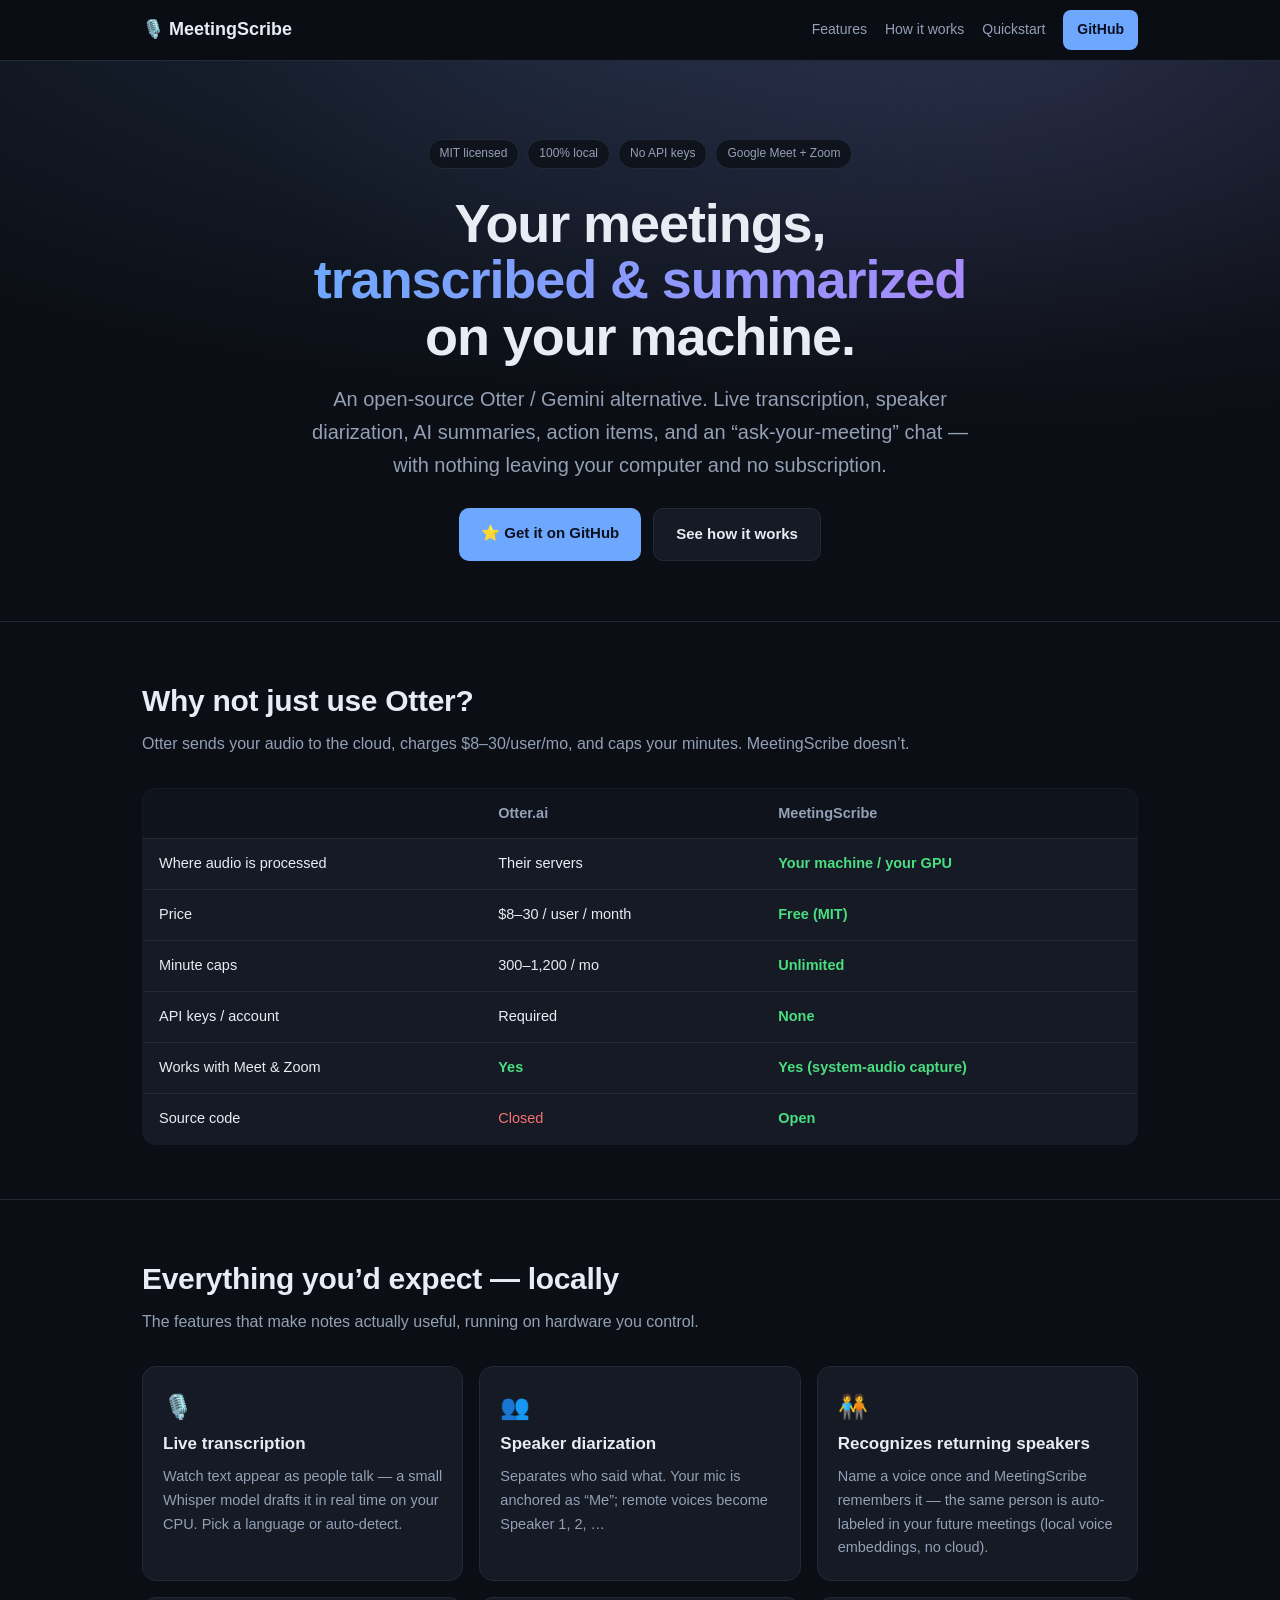
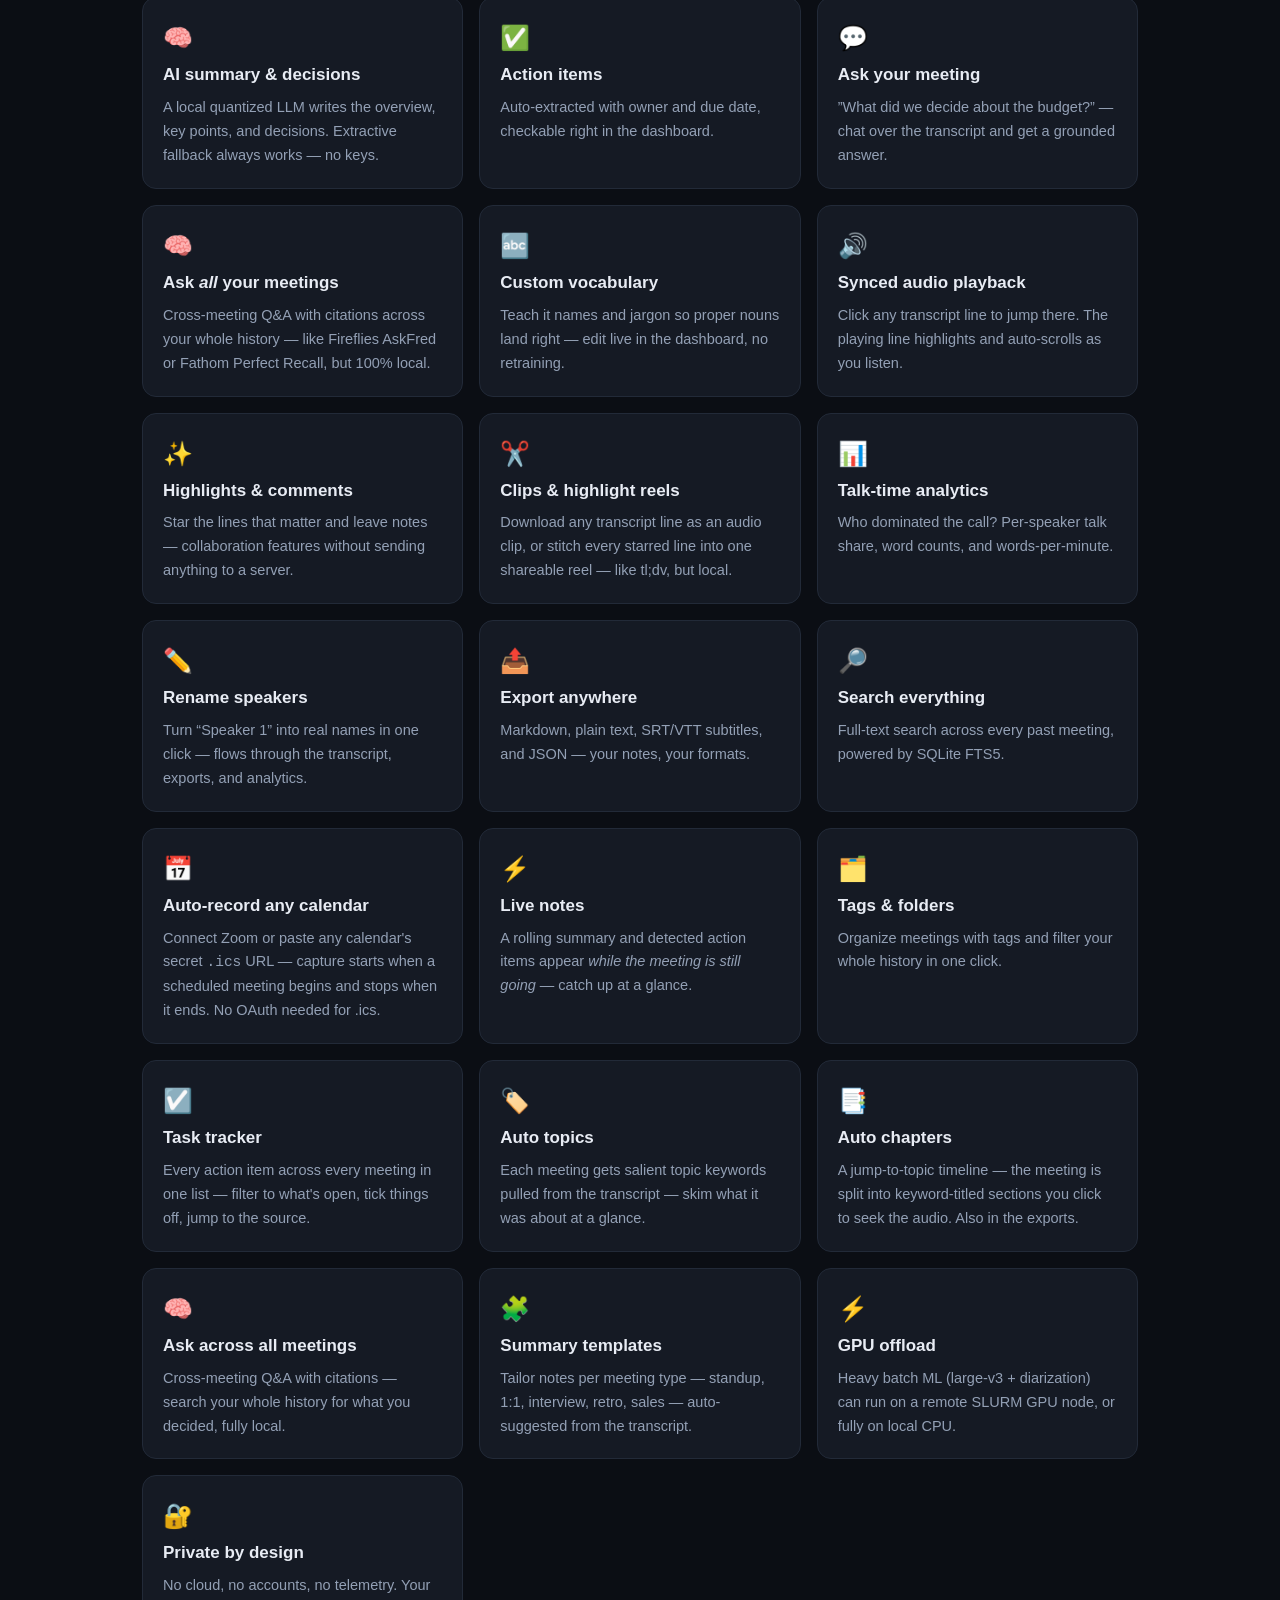
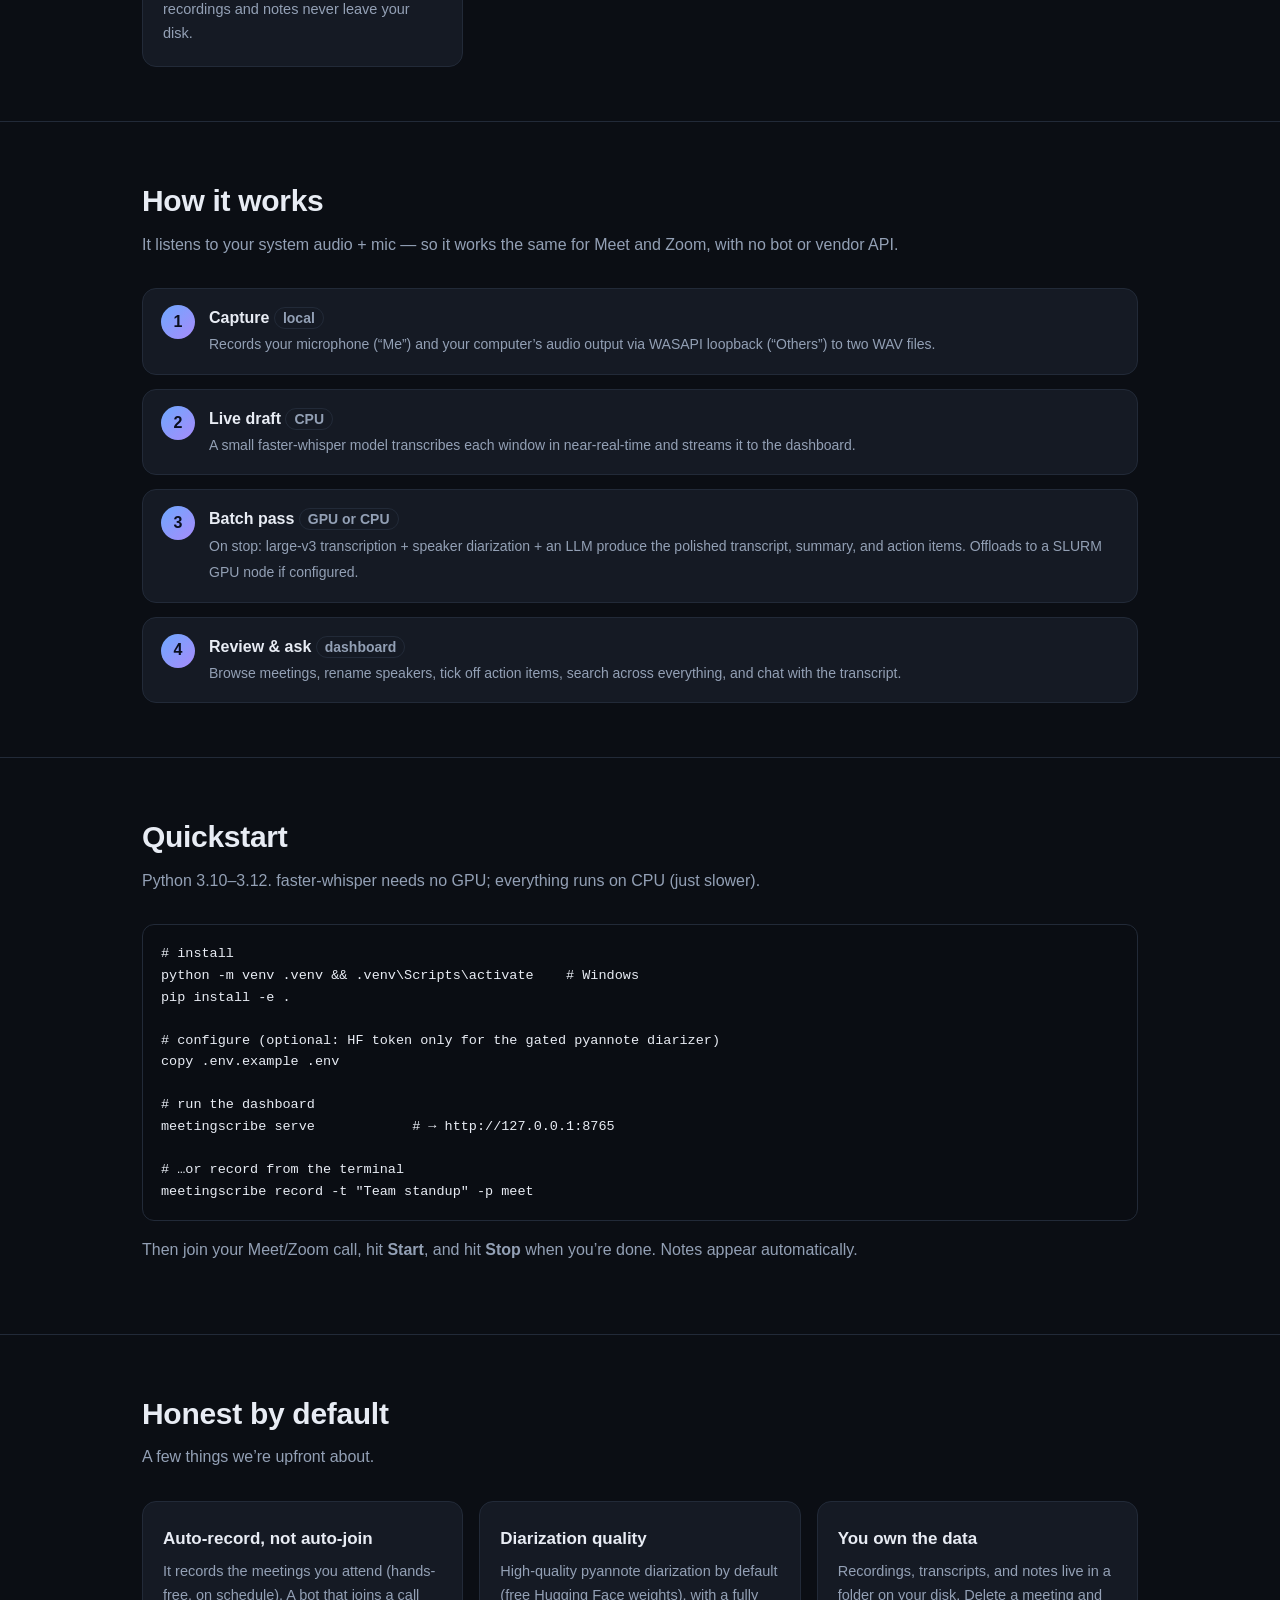
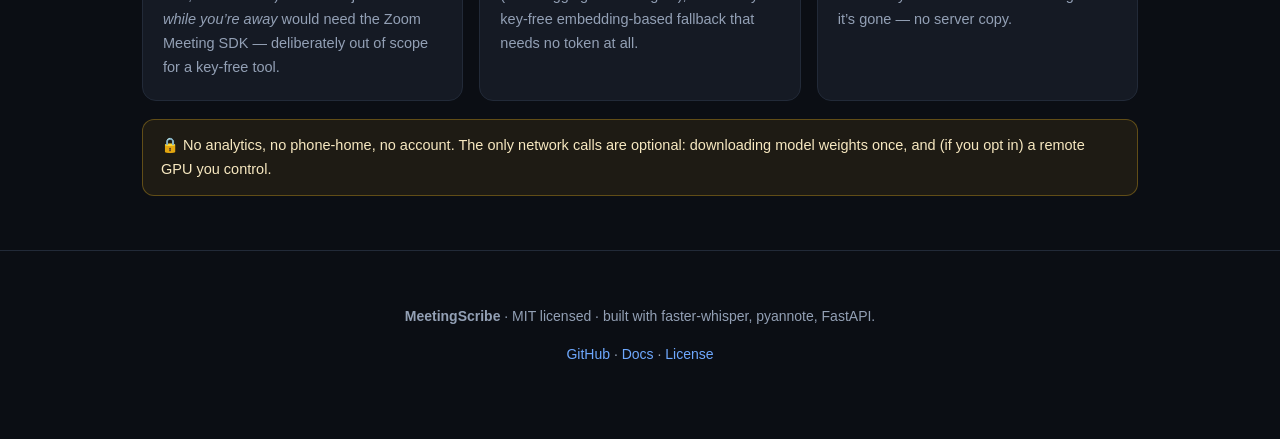
<file: docs/index.html>
<!DOCTYPE html>
<html lang="en">
<head>
<meta charset="utf-8" />
<meta name="viewport" content="width=device-width, initial-scale=1" />
<title>MeetingScribe — local, key-free meeting notes for Meet & Zoom</title>
<meta name="description" content="Open-source, MIT-licensed Otter/Gemini alternative. Live transcription, speaker diarization, AI summaries, action items, and 'ask your meeting' chat — 100% local, no API keys." />
<meta property="og:title" content="MeetingScribe" />
<meta property="og:description" content="The local, key-free, MIT meeting-notes agent for Google Meet & Zoom." />
<meta property="og:type" content="website" />
<link rel="icon" href="data:image/svg+xml,<svg xmlns='http://www.w3.org/2000/svg' viewBox='0 0 100 100'><text y='.9em' font-size='90'>🎙️</text></svg>" />
<style>
  :root{
    --bg:#0b0e14; --bg2:#0f131c; --card:#151a24; --line:#222a38; --fg:#e8ecf4;
    --muted:#93a0b5; --accent:#6ea8fe; --accent2:#a78bfa; --ok:#4ade80; --warn:#fbbf24;
  }
  *{box-sizing:border-box}
  html{scroll-behavior:smooth}
  body{margin:0;background:var(--bg);color:var(--fg);
    font:16px/1.65 -apple-system,BlinkMacSystemFont,"Segoe UI",Roboto,Helvetica,Arial,sans-serif}
  a{color:var(--accent);text-decoration:none}
  a:hover{text-decoration:underline}
  .wrap{max-width:1040px;margin:0 auto;padding:0 22px}
  header{position:sticky;top:0;z-index:10;backdrop-filter:blur(10px);
    background:rgba(11,14,20,.7);border-bottom:1px solid var(--line)}
  nav{display:flex;align-items:center;gap:18px;height:60px}
  nav .brand{font-weight:700;font-size:18px;margin-right:auto}
  nav a{color:var(--muted);font-size:14px}
  nav a.btn{color:#0b1020;background:var(--accent);padding:8px 14px;border-radius:8px;font-weight:600}
  nav a.btn:hover{text-decoration:none;opacity:.9}
  .hero{padding:78px 0 60px;text-align:center;
    background:radial-gradient(1100px 460px at 50% -120px,rgba(110,168,254,.18),transparent),
               radial-gradient(800px 380px at 80% 0,rgba(167,139,250,.12),transparent)}
  .hero h1{font-size:54px;line-height:1.05;margin:.1em 0;letter-spacing:-.02em}
  .hero .grad{background:linear-gradient(90deg,var(--accent),var(--accent2));
    -webkit-background-clip:text;background-clip:text;color:transparent}
  .hero p.lead{font-size:20px;color:var(--muted);max-width:680px;margin:18px auto 26px}
  .badges{display:flex;gap:8px;justify-content:center;flex-wrap:wrap;margin-bottom:26px}
  .badge{font-size:12px;color:var(--muted);border:1px solid var(--line);
    padding:4px 11px;border-radius:999px;background:var(--bg2)}
  .cta{display:flex;gap:12px;justify-content:center;flex-wrap:wrap}
  .button{display:inline-block;padding:13px 22px;border-radius:10px;font-weight:600;font-size:15px}
  .button.primary{background:var(--accent);color:#0b1020}
  .button.ghost{border:1px solid var(--line);color:var(--fg);background:var(--card)}
  .button:hover{text-decoration:none;transform:translateY(-1px)}
  section{padding:54px 0;border-top:1px solid var(--line)}
  h2{font-size:30px;letter-spacing:-.01em;margin:0 0 6px}
  .sub{color:var(--muted);margin:0 0 30px}
  .grid{display:grid;grid-template-columns:repeat(auto-fit,minmax(280px,1fr));gap:16px}
  .card{background:var(--card);border:1px solid var(--line);border-radius:14px;padding:20px}
  .card h3{margin:.2em 0 .4em;font-size:17px}
  .card p{color:var(--muted);margin:0;font-size:14.5px}
  .emoji{font-size:24px}
  table{width:100%;border-collapse:collapse;background:var(--card);
    border:1px solid var(--line);border-radius:14px;overflow:hidden;font-size:14.5px}
  th,td{padding:13px 16px;text-align:left;border-bottom:1px solid var(--line)}
  th{background:var(--bg2);color:var(--muted);font-weight:600}
  tr:last-child td{border-bottom:0}
  .yes{color:var(--ok);font-weight:600}.no{color:#f87171}
  pre{background:#0a0d13;border:1px solid var(--line);border-radius:12px;padding:18px;
    overflow:auto;font-size:13.5px;line-height:1.6}
  code{font-family:"SF Mono",ui-monospace,Menlo,Consolas,monospace}
  .flow{display:grid;grid-template-columns:1fr;gap:14px}
  .stage{display:flex;gap:14px;align-items:flex-start;background:var(--card);
    border:1px solid var(--line);border-radius:14px;padding:16px 18px}
  .stage .n{flex:0 0 34px;height:34px;border-radius:50%;display:grid;place-items:center;
    background:linear-gradient(135deg,var(--accent),var(--accent2));color:#0b1020;font-weight:700}
  .stage b{display:block}.stage span{color:var(--muted);font-size:14px}
  .pill{font-size:11px;padding:2px 8px;border-radius:999px;border:1px solid var(--line);color:var(--muted)}
  .note{background:rgba(251,191,36,.08);border:1px solid rgba(251,191,36,.3);
    border-radius:12px;padding:14px 18px;color:#f7e8c0;font-size:14.5px}
  footer{padding:40px 0 60px;color:var(--muted);font-size:14px;text-align:center;border-top:1px solid var(--line)}
  @media(max-width:640px){.hero h1{font-size:38px}}
</style>
</head>
<body>
<header><div class="wrap"><nav>
  <span class="brand">🎙️ MeetingScribe</span>
  <a href="#features">Features</a>
  <a href="#how">How it works</a>
  <a href="#start">Quickstart</a>
  <a class="btn" href="https://github.com/elmoghany/meeting-scribe">GitHub</a>
</nav></div></header>

<div class="hero"><div class="wrap">
  <div class="badges">
    <span class="badge">MIT licensed</span>
    <span class="badge">100% local</span>
    <span class="badge">No API keys</span>
    <span class="badge">Google Meet + Zoom</span>
  </div>
  <h1>Your meetings,<br><span class="grad">transcribed & summarized</span><br>on your machine.</h1>
  <p class="lead">An open-source Otter / Gemini alternative. Live transcription, speaker
    diarization, AI summaries, action items, and an “ask-your-meeting” chat — with
    nothing leaving your computer and no subscription.</p>
  <div class="cta">
    <a class="button primary" href="https://github.com/elmoghany/meeting-scribe">⭐ Get it on GitHub</a>
    <a class="button ghost" href="#how">See how it works</a>
  </div>
</div></div>

<section id="why"><div class="wrap">
  <h2>Why not just use Otter?</h2>
  <p class="sub">Otter sends your audio to the cloud, charges $8–30/user/mo, and caps your minutes. MeetingScribe doesn’t.</p>
  <table>
    <tr><th></th><th>Otter.ai</th><th>MeetingScribe</th></tr>
    <tr><td>Where audio is processed</td><td>Their servers</td><td class="yes">Your machine / your GPU</td></tr>
    <tr><td>Price</td><td>$8–30 / user / month</td><td class="yes">Free (MIT)</td></tr>
    <tr><td>Minute caps</td><td>300–1,200 / mo</td><td class="yes">Unlimited</td></tr>
    <tr><td>API keys / account</td><td>Required</td><td class="yes">None</td></tr>
    <tr><td>Works with Meet & Zoom</td><td class="yes">Yes</td><td class="yes">Yes (system-audio capture)</td></tr>
    <tr><td>Source code</td><td class="no">Closed</td><td class="yes">Open</td></tr>
  </table>
</div></section>

<section id="features"><div class="wrap">
  <h2>Everything you’d expect — locally</h2>
  <p class="sub">The features that make notes actually useful, running on hardware you control.</p>
  <div class="grid">
    <div class="card"><div class="emoji">🎙️</div><h3>Live transcription</h3><p>Watch text appear as people talk — a small Whisper model drafts it in real time on your CPU. Pick a language or auto-detect.</p></div>
    <div class="card"><div class="emoji">👥</div><h3>Speaker diarization</h3><p>Separates who said what. Your mic is anchored as “Me”; remote voices become Speaker 1, 2, …</p></div>
    <div class="card"><div class="emoji">🧑‍🤝‍🧑</div><h3>Recognizes returning speakers</h3><p>Name a voice once and MeetingScribe remembers it — the same person is auto-labeled in your future meetings (local voice embeddings, no cloud).</p></div>
    <div class="card"><div class="emoji">🧠</div><h3>AI summary & decisions</h3><p>A local quantized LLM writes the overview, key points, and decisions. Extractive fallback always works — no keys.</p></div>
    <div class="card"><div class="emoji">✅</div><h3>Action items</h3><p>Auto-extracted with owner and due date, checkable right in the dashboard.</p></div>
    <div class="card"><div class="emoji">💬</div><h3>Ask your meeting</h3><p>”What did we decide about the budget?” — chat over the transcript and get a grounded answer.</p></div>
    <div class="card"><div class="emoji">🧠</div><h3>Ask <em>all</em> your meetings</h3><p>Cross-meeting Q&A with citations across your whole history — like Fireflies AskFred or Fathom Perfect Recall, but 100% local.</p></div>
    <div class="card"><div class="emoji">🔤</div><h3>Custom vocabulary</h3><p>Teach it names and jargon so proper nouns land right — edit live in the dashboard, no retraining.</p></div>
    <div class="card"><div class="emoji">🔊</div><h3>Synced audio playback</h3><p>Click any transcript line to jump there. The playing line highlights and auto-scrolls as you listen.</p></div>
    <div class="card"><div class="emoji">✨</div><h3>Highlights & comments</h3><p>Star the lines that matter and leave notes — collaboration features without sending anything to a server.</p></div>
    <div class="card"><div class="emoji">✂️</div><h3>Clips & highlight reels</h3><p>Download any transcript line as an audio clip, or stitch every starred line into one shareable reel — like tl;dv, but local.</p></div>
    <div class="card"><div class="emoji">📊</div><h3>Talk-time analytics</h3><p>Who dominated the call? Per-speaker talk share, word counts, and words-per-minute.</p></div>
    <div class="card"><div class="emoji">✏️</div><h3>Rename speakers</h3><p>Turn “Speaker 1” into real names in one click — flows through the transcript, exports, and analytics.</p></div>
    <div class="card"><div class="emoji">📤</div><h3>Export anywhere</h3><p>Markdown, plain text, SRT/VTT subtitles, and JSON — your notes, your formats.</p></div>
    <div class="card"><div class="emoji">🔎</div><h3>Search everything</h3><p>Full-text search across every past meeting, powered by SQLite FTS5.</p></div>
    <div class="card"><div class="emoji">📅</div><h3>Auto-record any calendar</h3><p>Connect Zoom or paste any calendar's secret <code>.ics</code> URL — capture starts when a scheduled meeting begins and stops when it ends. No OAuth needed for .ics.</p></div>
    <div class="card"><div class="emoji">⚡</div><h3>Live notes</h3><p>A rolling summary and detected action items appear <em>while the meeting is still going</em> — catch up at a glance.</p></div>
    <div class="card"><div class="emoji">🗂️</div><h3>Tags & folders</h3><p>Organize meetings with tags and filter your whole history in one click.</p></div>
    <div class="card"><div class="emoji">☑️</div><h3>Task tracker</h3><p>Every action item across every meeting in one list — filter to what's open, tick things off, jump to the source.</p></div>
    <div class="card"><div class="emoji">🏷️</div><h3>Auto topics</h3><p>Each meeting gets salient topic keywords pulled from the transcript — skim what it was about at a glance.</p></div>
    <div class="card"><div class="emoji">📑</div><h3>Auto chapters</h3><p>A jump-to-topic timeline — the meeting is split into keyword-titled sections you click to seek the audio. Also in the exports.</p></div>
    <div class="card"><div class="emoji">🧠</div><h3>Ask across all meetings</h3><p>Cross-meeting Q&amp;A with citations — search your whole history for what you decided, fully local.</p></div>
    <div class="card"><div class="emoji">🧩</div><h3>Summary templates</h3><p>Tailor notes per meeting type — standup, 1:1, interview, retro, sales — auto-suggested from the transcript.</p></div>
    <div class="card"><div class="emoji">⚡</div><h3>GPU offload</h3><p>Heavy batch ML (large-v3 + diarization) can run on a remote SLURM GPU node, or fully on local CPU.</p></div>
    <div class="card"><div class="emoji">🔐</div><h3>Private by design</h3><p>No cloud, no accounts, no telemetry. Your recordings and notes never leave your disk.</p></div>
  </div>
</div></section>

<section id="how"><div class="wrap">
  <h2>How it works</h2>
  <p class="sub">It listens to your system audio + mic — so it works the same for Meet and Zoom, with no bot or vendor API.</p>
  <div class="flow">
    <div class="stage"><div class="n">1</div><div><b>Capture <span class="pill">local</span></b><span>Records your microphone (“Me”) and your computer’s audio output via WASAPI loopback (“Others”) to two WAV files.</span></div></div>
    <div class="stage"><div class="n">2</div><div><b>Live draft <span class="pill">CPU</span></b><span>A small faster-whisper model transcribes each window in near-real-time and streams it to the dashboard.</span></div></div>
    <div class="stage"><div class="n">3</div><div><b>Batch pass <span class="pill">GPU or CPU</span></b><span>On stop: large-v3 transcription + speaker diarization + an LLM produce the polished transcript, summary, and action items. Offloads to a SLURM GPU node if configured.</span></div></div>
    <div class="stage"><div class="n">4</div><div><b>Review & ask <span class="pill">dashboard</span></b><span>Browse meetings, rename speakers, tick off action items, search across everything, and chat with the transcript.</span></div></div>
  </div>
</div></section>

<section id="start"><div class="wrap">
  <h2>Quickstart</h2>
  <p class="sub">Python 3.10–3.12. faster-whisper needs no GPU; everything runs on CPU (just slower).</p>
<pre><code># install
python -m venv .venv &amp;&amp; .venv\Scripts\activate    # Windows
pip install -e .

# configure (optional: HF token only for the gated pyannote diarizer)
copy .env.example .env

# run the dashboard
meetingscribe serve            # → http://127.0.0.1:8765

# …or record from the terminal
meetingscribe record -t "Team standup" -p meet</code></pre>
  <p style="color:var(--muted)">Then join your Meet/Zoom call, hit <b>Start</b>, and hit <b>Stop</b> when you’re done. Notes appear automatically.</p>
</div></section>

<section id="honest"><div class="wrap">
  <h2>Honest by default</h2>
  <p class="sub">A few things we’re upfront about.</p>
  <div class="grid">
    <div class="card"><h3>Auto-record, not auto-join</h3><p>It records the meetings you attend (hands-free, on schedule). A bot that joins a call <em>while you’re away</em> would need the Zoom Meeting SDK — deliberately out of scope for a key-free tool.</p></div>
    <div class="card"><h3>Diarization quality</h3><p>High-quality pyannote diarization by default (free Hugging Face weights), with a fully key-free embedding-based fallback that needs no token at all.</p></div>
    <div class="card"><h3>You own the data</h3><p>Recordings, transcripts, and notes live in a folder on your disk. Delete a meeting and it’s gone — no server copy.</p></div>
  </div>
  <div class="note" style="margin-top:18px">🔒 No analytics, no phone-home, no account. The only network calls are optional: downloading model weights once, and (if you opt in) a remote GPU you control.</div>
</div></section>

<footer><div class="wrap">
  <p><strong>MeetingScribe</strong> · MIT licensed · built with faster-whisper, pyannote, FastAPI.</p>
  <p><a href="https://github.com/elmoghany/meeting-scribe">GitHub</a> ·
     <a href="https://github.com/elmoghany/meeting-scribe#readme">Docs</a> ·
     <a href="https://github.com/elmoghany/meeting-scribe/blob/main/LICENSE">License</a></p>
</div></footer>
<script>
// OAuth-callback bridge: if an OAuth provider redirected here with ?code=, hand
// the code off to the local MeetingScribe dashboard (which holds the client
// secret to do the token exchange). GitHub Pages can't run the backend step
// itself; this is the smallest possible relay.
(function () {
  var q = new URLSearchParams(window.location.search);
  if (!q.get("code") && !q.get("error")) return;
  var local = "http://localhost:8765/oauth/zoom/callback?" + q.toString();
  document.documentElement.innerHTML =
    "<body style='font:15px -apple-system,Segoe UI,sans-serif;background:#0b0e14;color:#e8ecf4;padding:60px;text-align:center'>" +
    "<h1 style='margin:0 0 12px'>🔐 Finishing Zoom connection…</h1>" +
    "<p style='color:#93a0b5'>Handing the authorization code to your local MeetingScribe.</p>" +
    "<p style='color:#93a0b5;font-size:13px'>If nothing happens, make sure the dashboard is running " +
    "(<code style='background:#151a24;padding:2px 6px;border-radius:4px'>meetingscribe serve</code>) " +
    "and <a href='" + local + "' style='color:#6ea8fe'>click to continue to localhost:8765</a>.</p></body>";
  setTimeout(function () { window.location.replace(local); }, 600);
})();
</script>
</body>
</html>
</file>
